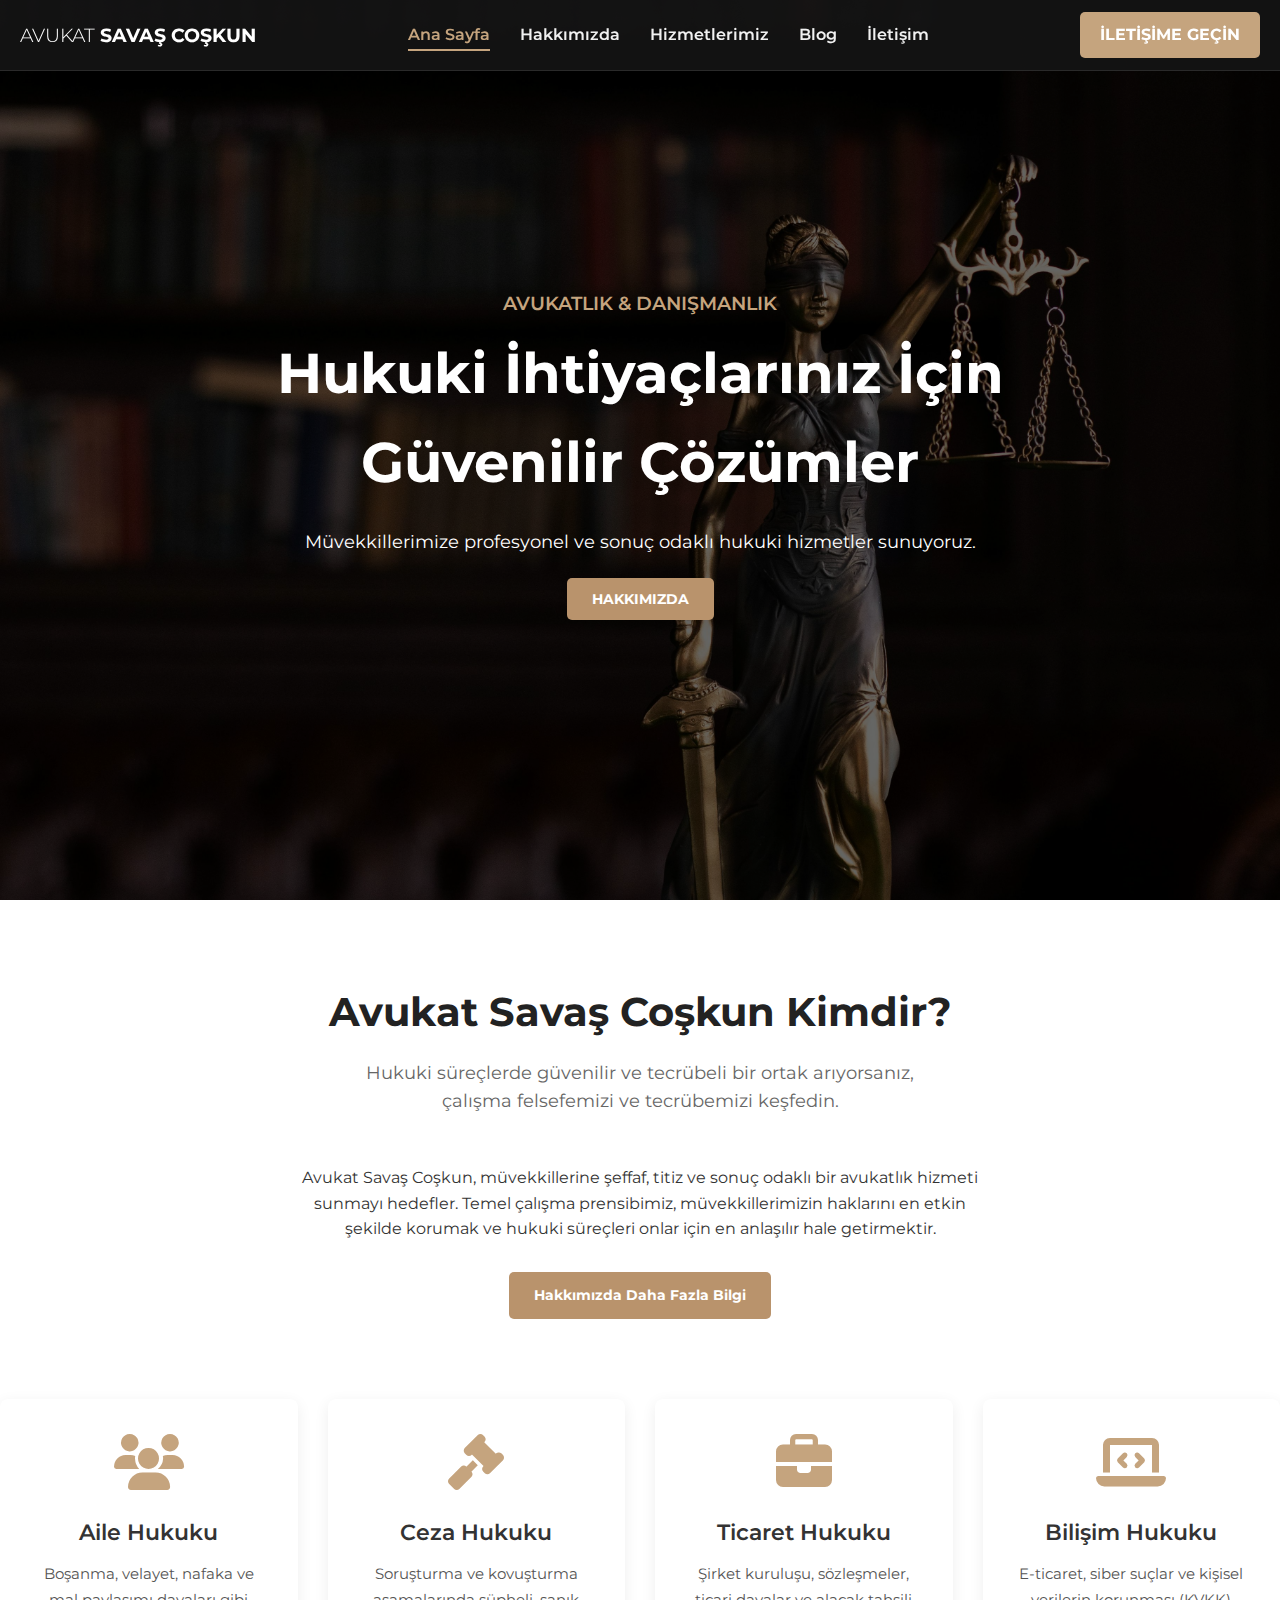
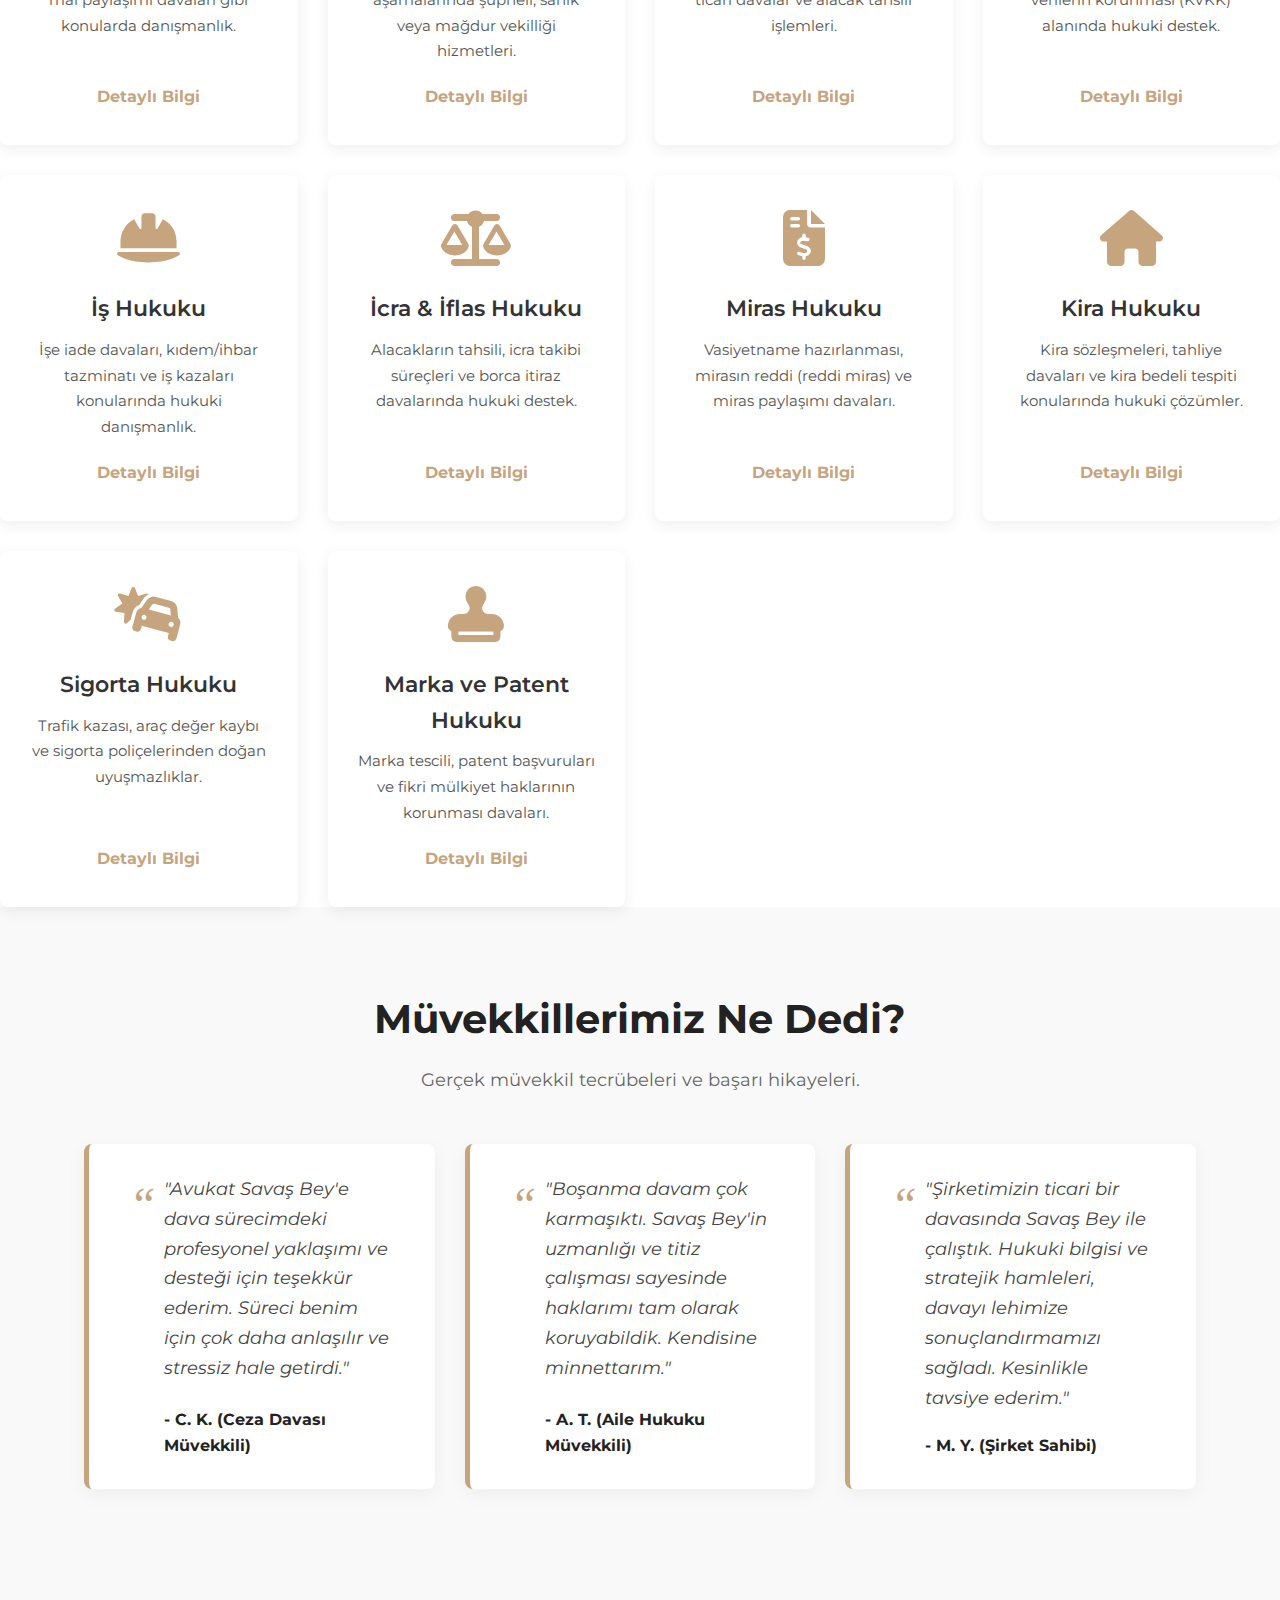
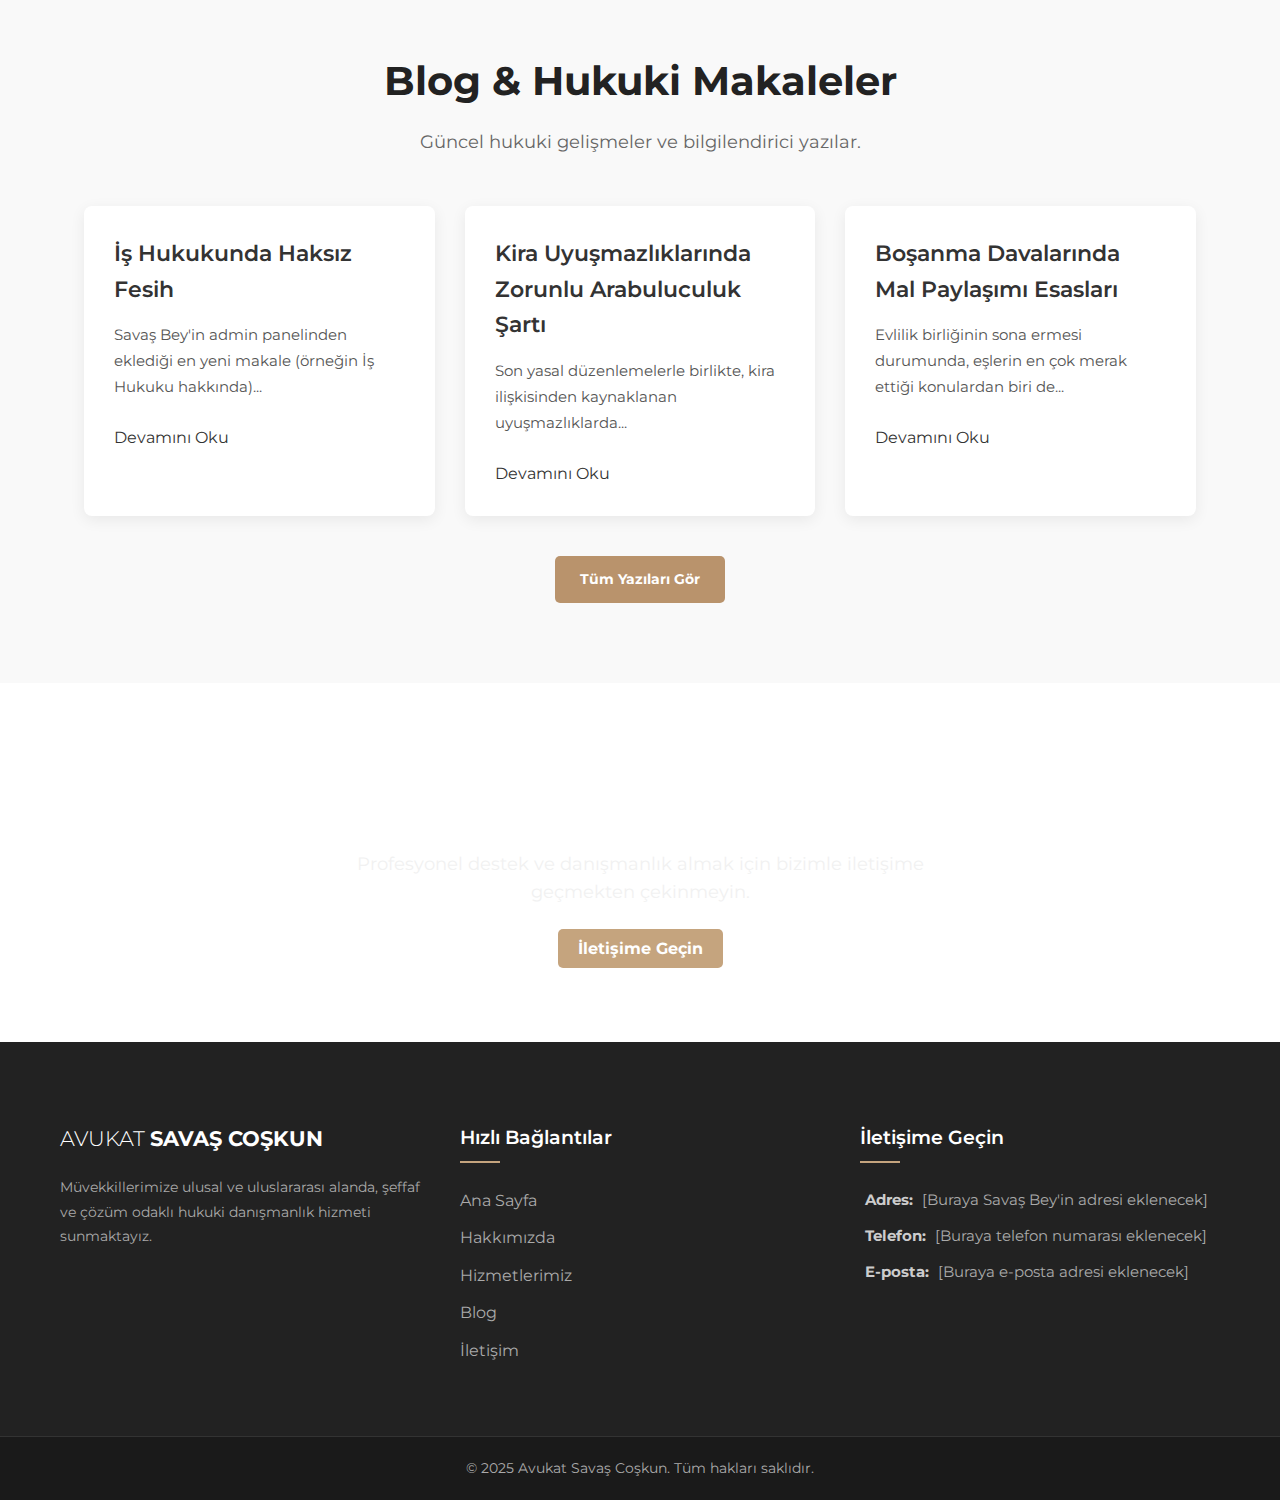
<file: index.html>
<!DOCTYPE html>
<html lang="tr">
<head>
    <meta charset="UTF-8">
    <meta name="viewport" content="width=device-width, initial-scale=1.0">
    <title>Avukat Savaş Coşkun - Hukuk Bürosu</title>
    <link rel="stylesheet" href="style.css">
    <link href="https://fonts.googleapis.com/css2?family=Montserrat:wght@400;600;700&display=swap" rel="stylesheet">
    <link rel="stylesheet" href="https://cdnjs.cloudflare.com/ajax/libs/font-awesome/6.5.2/css/all.min.css">
</head>
<body>

    <header class="navbar">
        <div class="navbar-container">
            <div class="logo">
                <a href="index.html">AVUKAT <strong>SAVAŞ COŞKUN</strong></a>
            </div>
            <nav class="nav-menu">
                <ul>
                    <li><a href="index.html" class="active">Ana Sayfa</a></li>
                    <li><a href="hakkimizda.html">Hakkımızda</a></li>
                    <li><a href="hizmetlerimiz.html">Hizmetlerimiz</a></li>
                    <li><a href="blog.html">Blog</a></li>
                    <li><a href="iletisim.html">İletişim</a></li>
                </ul>
            </nav>
            <a href="iletisim.html" class="cta-button">İLETİŞİME GEÇİN</a>
        </div>
    </header>

    <section class="hero">
        <div class="hero-overlay"></div>
        <div class="hero-content">
            <h4>AVUKATLIK & DANIŞMANLIK</h4>
            <h1>Hukuki İhtiyaçlarınız İçin Güvenilir Çözümler</h1>
            <p>Müvekkillerimize profesyonel ve sonuç odaklı hukuki hizmetler sunuyoruz.</p>
            <a href="hakkimizda.html" class="cta-button-secondary">HAKKIMIZDA</a>
        </div>
    </section>

    <section id="hakkimizda-kisa" class="content-section">
        <div class="container">
            <h2>Avukat Savaş Coşkun Kimdir?</h2>
            <p class="section-subtitle">
                Hukuki süreçlerde güvenilir ve tecrübeli bir ortak arıyorsanız, 
                çalışma felsefemizi ve tecrübemizi keşfedin.
            </p>
            <div style="max-width: 700px; margin: 0 auto;">
                <p>Avukat Savaş Coşkun, müvekkillerine şeffaf, titiz ve sonuç odaklı bir avukatlık hizmeti sunmayı hedefler. Temel çalışma prensibimiz, müvekkillerimizin haklarını en etkin şekilde korumak ve hukuki süreçleri onlar için en anlaşılır hale getirmektir.</p>
                <a href="hakkimizda.html" class="cta-button-secondary" style="margin-top: 30px; display: inline-block;">Hakkımızda Daha Fazla Bilgi</a>
            </div>
        </div>
    </section>

    <div class="hizmetler-grid">
            
            <div class="hizmet-kart">
                <i class="fas fa-users icon-hizmet"></i> <h3>Aile Hukuku</h3>
                <p>Boşanma, velayet, nafaka ve mal paylaşımı davaları gibi konularda danışmanlık.</p>
                <a href="hizmetlerimiz.html#aile" class="kart-link">Detaylı Bilgi</a>
            </div>

            <div class="hizmet-kart">
                <i class="fas fa-gavel icon-hizmet"></i> <h3>Ceza Hukuku</h3>
                <p>Soruşturma ve kovuşturma aşamalarında şüpheli, sanık veya mağdur vekilliği hizmetleri.</p>
                <a href="hizmetlerimiz.html#ceza" class="kart-link">Detaylı Bilgi</a>
            </div>

            <div class="hizmet-kart">
                <i class="fas fa-briefcase icon-hizmet"></i> <h3>Ticaret Hukuku</h3>
                <p>Şirket kuruluşu, sözleşmeler, ticari davalar ve alacak tahsili işlemleri.</p>
                <a href="hizmetlerimiz.html#ticaret" class="kart-link">Detaylı Bilgi</a>
            </div>
            
            <div class="hizmet-kart">
                <i class="fas fa-laptop-code icon-hizmet"></i> <h3>Bilişim Hukuku</h3>
                <p>E-ticaret, siber suçlar ve kişisel verilerin korunması (KVKK) alanında hukuki destek.</p>
                <a href="hizmetlerimiz.html#bilisim" class="kart-link">Detaylı Bilgi</a>
            </div>

            <div class="hizmet-kart">
                <i class="fas fa-hard-hat icon-hizmet"></i> <h3>İş Hukuku</h3>
                <p>İşe iade davaları, kıdem/ihbar tazminatı ve iş kazaları konularında hukuki danışmanlık.</p>
                <a href="hizmetlerimiz.html#is" class="kart-link">Detaylı Bilgi</a>
            </div>

            <div class="hizmet-kart">
                <i class="fas fa-balance-scale icon-hizmet"></i> <h3>İcra & İflas Hukuku</h3>
                <p>Alacakların tahsili, icra takibi süreçleri ve borca itiraz davalarında hukuki destek.</p>
                <a href="hizmetlerimiz.html#icra" class="kart-link">Detaylı Bilgi</a>
            </div>

            <div class="hizmet-kart">
                <i class="fas fa-file-invoice-dollar icon-hizmet"></i> <h3>Miras Hukuku</h3>
                <p>Vasiyetname hazırlanması, mirasın reddi (reddi miras) ve miras paylaşımı davaları.</p>
                <a href="hizmetlerimiz.html#miras" class="kart-link">Detaylı Bilgi</a>
            </div>

            <div class="hizmet-kart">
                <i class="fas fa-home icon-hizmet"></i> <h3>Kira Hukuku</h3>
                <p>Kira sözleşmeleri, tahliye davaları ve kira bedeli tespiti konularında hukuki çözümler.</p>
                <a href="hizmetlerimiz.html#kira" class="kart-link">Detaylı Bilgi</a>
            </div>

            <div class="hizmet-kart">
                <i class="fas fa-car-crash icon-hizmet"></i> <h3>Sigorta Hukuku</h3>
                <p>Trafik kazası, araç değer kaybı ve sigorta poliçelerinden doğan uyuşmazlıklar.</p>
                <a href="hizmetlerimiz.html#sigorta" class="kart-link">Detaylı Bilgi</a>
            </div>

            <div class="hizmet-kart">
                <i class="fas fa-stamp icon-hizmet"></i> <h3>Marka ve Patent Hukuku</h3>
                <p>Marka tescili, patent başvuruları ve fikri mülkiyet haklarının korunması davaları.</p>
                <a href="hizmetlerimiz.html#marka" class="kart-link">Detaylı Bilgi</a>
            </div>

        </div>

 <section id="yorumlar" class="content-section">
        <div class="container">
            <h2>Müvekkillerimiz Ne Dedi?</h2>
            <p class="section-subtitle">Gerçek müvekkil tecrübeleri ve başarı hikayeleri.</p>
            
            <div class="yorum-grid">
                
                <div class="yorum-kart">
                    <p>"Avukat Savaş Bey'e dava sürecimdeki profesyonel yaklaşımı ve desteği için teşekkür ederim. Süreci benim için çok daha anlaşılır ve stressiz hale getirdi."</p>
                    <strong>- C. K. (Ceza Davası Müvekkili)</strong>
                </div>

                <div class="yorum-kart">
                    <p>"Boşanma davam çok karmaşıktı. Savaş Bey'in uzmanlığı ve titiz çalışması sayesinde haklarımı tam olarak koruyabildik. Kendisine minnettarım."</p>
                    <strong>- A. T. (Aile Hukuku Müvekkili)</strong>
                </div>

                <div class="yorum-kart">
                    <p>"Şirketimizin ticari bir davasında Savaş Bey ile çalıştık. Hukuki bilgisi ve stratejik hamleleri, davayı lehimize sonuçlandırmamızı sağladı. Kesinlikle tavsiye ederim."</p>
                    <strong>- M. Y. (Şirket Sahibi)</strong>
                </div>
                
            </div>
            
        </div>
    </section>


    <section id="blog-kisa" class="content-section bg-light">
        <div class="container">
            <h2>Blog & Hukuki Makaleler</h2>
            <p class="section-subtitle">Güncel hukuki gelişmeler ve bilgilendirici yazılar.</p>
            
            <div class="blog-grid-placeholder">
                
                <div class="blog-kart-placeholder">
                    <h4>İş Hukukunda Haksız Fesih</h4>
                    <p>Savaş Bey'in admin panelinden eklediği en yeni makale (örneğin İş Hukuku hakkında)...</p>
                    <a href="blog-detay.html?post=is-hukuku-haksiz-fesih" class="kart-link">Devamını Oku</a>
                </div>

                <div class="blog-kart-placeholder">
                    <h4>Kira Uyuşmazlıklarında Zorunlu Arabuluculuk Şartı</h4>
                    <p>Son yasal düzenlemelerle birlikte, kira ilişkisinden kaynaklanan uyuşmazlıklarda...</p>
                    <a href="blog-detay.html?post=kira-uyusmazliklari" class="kart-link">Devamını Oku</a>
                </div>
                
                <div class="blog-kart-placeholder">
                    <h4>Boşanma Davalarında Mal Paylaşımı Esasları</h4>
                    <p>Evlilik birliğinin sona ermesi durumunda, eşlerin en çok merak ettiği konulardan biri de...</p>
                    <a href="blog-detay.html?post=bosanma-mal-paylasimi" class="kart-link">Devamını Oku</a>
                </div>
                
            </div>
            
            <a href="blog.html" class="cta-button-secondary" style="margin-top: 40px; display: inline-block;">Tüm Yazıları Gör</a>
        </div>
    </section>


    <section id="cta-bolumu" class="cta-banner">
        <div class="container">
            <h2>Hukuki Bir Sorunuz mu Var?</h2>
            <p>Profesyonel destek ve danışmanlık almak için bizimle iletişime geçmekten çekinmeyin.</p>
            <a href="iletisim.html" class="cta-button">İletişime Geçin</a>
        </div>
    </section>

    <footer class="footer-gelismis">
        <div class="container">
            <div class="footer-grid">
                
                <div class="footer-col">
                    <div class="logo">
                        <a href="index.html">AVUKAT <strong>SAVAŞ COŞKUN</strong></a>
                    </div>
                    <p class="footer-hakkinda">
                        Müvekkillerimize ulusal ve uluslararası alanda, şeffaf ve çözüm odaklı hukuki danışmanlık hizmeti sunmaktayız.
                    </p>
                    <div class="social-icons">
                        </div>
                </div>
                
                <div class="footer-col">
                    <h4>Hızlı Bağlantılar</h4>
                    <ul class="footer-links">
                        <li><a href="index.html">Ana Sayfa</a></li>
                        <li><a href="hakkimizda.html">Hakkımızda</a></li>
                        <li><a href="hizmetlerimiz.html">Hizmetlerimiz</a></li>
                        <li><a href="blog.html">Blog</a></li>
                        <li><a href="iletisim.html">İletişim</a></li>
                    </ul>
                </div>
                
                <div class="footer-col">
                    <h4>İletişime Geçin</h4>
                    <ul class="footer-contact">
                        <li><strong>Adres:</strong> [Buraya Savaş Bey'in adresi eklenecek]</li>
                        <li><strong>Telefon:</strong> [Buraya telefon numarası eklenecek]</li>
                        <li><strong>E-posta:</strong> [Buraya e-posta adresi eklenecek]</li>
                    </ul>
                </div>

            </div>
        </div>
        <div class="footer-bottom-bar">
            <p>&copy; 2025 Avukat Savaş Coşkun. Tüm hakları saklıdır.</p>
        </div>
    </footer>

</body>
</html>
</file>
<file: style.css>
/* --- TEMEL AYARLAR --- */
* {
    margin: 0;
    padding: 0;
    box-sizing: border-box;
}

body {
    font-family: 'Montserrat', sans-serif;
    line-height: 1.6;
    color: #333;
}

a {
    text-decoration: none;
    color: inherit;
}

ul {
    list-style: none;
}

/* --- 1. NAVBAR (Header) --- */
.navbar {
    background-color: rgba(20, 20, 20, 0.9); /* Yarı şeffaf koyu arka plan */
    color: #fff;
    position: fixed; /* Sayfa kaysa bile üstte kalır */
    width: 100%;
    top: 0;
    left: 0;
    z-index: 1000;
    border-bottom: 1px solid rgba(255, 255, 255, 0.1);
}

.navbar-container {
    max-width: 1300px;
    margin: 0 auto;
    padding: 0 20px;
    display: flex;
    justify-content: space-between;
    align-items: center;
    height: 70px;
}

.logo a {
    font-size: 1.2rem;
    font-weight: 300;
    color: #fff;
}

.logo strong {
    font-weight: 700;
}

.nav-menu ul {
    display: flex;
}

.nav-menu li {
    margin: 0 15px;
}

.nav-menu a {
    color: #f1f1f1;
    font-weight: 600;
    padding: 5px 0;
    border-bottom: 2px solid transparent;
    transition: all 0.3s ease;
}

/* Örnekteki gibi altın/kahve rengi vurgu */
.nav-menu a:hover,
.nav-menu a.active {
    color: #c5a47e; /* Altın/Kahve rengi */
    border-bottom-color: #c5a47e;
}

/* Sağdaki CTA (Call to Action) Butonu */
.cta-button {
    background-color: #c5a47e;
    color: #fff;
    padding: 10px 20px;
    border-radius: 5px;
    font-weight: 700;
    transition: background-color 0.3s ease;
}

.cta-button:hover {
    background-color: #b38f66;
}

/* --- 2. HERO (Ana Karşılama) --- */
.hero {
    height: 100vh; /* Ekranı kaplar */
    background-image: url('HukRes1.jpg'); /* BU RESMİ BULUP PROJE KLASÖRÜNE EKLEMELİSİNİZ */
    background-size: cover;
    background-position: center;
    background-color: #333; /* Resim yüklenmezse diye */
    color: #fff;
    
    display: flex;
    align-items: center;
    justify-content: center;
    text-align: center;
    position: relative;
    padding: 0 20px;
}

.hero-overlay {
    position: absolute;
    top: 0;
    left: 0;
    width: 100%;
    height: 100%;
    background-color: rgba(0, 0, 0, 0.6); /* Resmin üstüne koyu filtre */
    z-index: 1;
}

.hero-content {
    position: relative;
    z-index: 2;
    max-width: 800px;
}

.hero-content h4 {
    font-size: 1.2rem;
    color: #c5a47e; /* Vurgu rengi */
    font-weight: 600;
    margin-bottom: 10px;
}

.hero-content h1 {
    font-size: 3.5rem;
    font-weight: 700;
    margin-bottom: 20px;
}

.hero-content p {
    font-size: 1.1rem;
    margin-bottom: 30px;
}

/* Hero içindeki "Hakkımızda" butonu */
.cta-button-secondary {
    background-color: #b9936c; /* Ana butondan biraz farklı bir ton */
    color: #fff;
    padding: 12px 25px;
    border-radius: 5px;
    font-weight: 700;
    font-size: 0.9rem;
    transition: background-color 0.3s ease;
}

.cta-button-secondary:hover {
    background-color: #a37f5b;
}

/* --- 3. & 4. GENEL İÇERİK ve KONTEYNER --- */
.content-section {
    padding: 80px 5%;
    text-align: center;
}

.bg-light {
    background-color: #f9f9f9;
}

.container {
    max-width: 1200px; /* İçeriğin genişliğini sınırlar */
    margin: 0 auto; /* Sayfada ortalar */
    padding: 0 20px;
}

.content-section h2 {
    font-size: 2.5rem; /* Başlığı büyütüyoruz */
    font-weight: 700;
    margin-bottom: 15px;
    color: #222;
}

.section-subtitle {
    font-size: 1.1rem;
    color: #666;
    margin-bottom: 50px; /* Kartlarla arasında boşluk */
    max-width: 600px;
    margin-left: auto;
    margin-right: auto;
}

/* --- 4. HİZMETLER BÖLÜMÜ (İkon Stili Güncellendi) --- */
.hizmetler-grid {
    display: grid;
    /* Ekran genişliğine göre kartları otomatik sığdırır */
    grid-template-columns: repeat(auto-fit, minmax(280px, 1fr));
    gap: 30px; /* Kartlar arası boşluk */
    /* Hizalama artık .hizmet-kart içinden yapılacak */
}

.hizmet-kart {
    background-color: #fff;
    padding: 35px 30px;
    border-radius: 8px;
    /* Örnek sitedeki gibi yumuşak bir gölge */
    box-shadow: 0 4px 15px rgba(0, 0, 0, 0.07);
    /* Üzerine gelince animasyon */
    transition: transform 0.3s ease, box-shadow 0.3s ease;
    
    /* İkonları ve metinleri ortalamak için eklendi */
    display: flex;
    flex-direction: column;
    align-items: center;
    text-align: center;
}

.hizmet-kart:hover {
    transform: translateY(-10px); /* Hafifçe yukarı kalkar */
    box-shadow: 0 10px 25px rgba(0, 0, 0, 0.1);
}

/* YENİ EKLENEN İKONLARIN STİLİ */
.hizmet-kart .icon-hizmet {
    font-size: 3.5rem; /* İkonların boyutu */
    color: #c5a47e; /* Ana vurgu rengimiz (altın) */
    margin-bottom: 25px; /* İkonla başlık arası boşluk */
    transition: transform 0.3s ease;
}

/* Kartın üzerine gelince ikon hafifçe büyüsün */
.hizmet-kart:hover .icon-hizmet {
    transform: scale(1.1);
}


/* Başlık, paragraf ve link stilleri aynı kalıyor */
.hizmet-kart h3 {
    font-size: 1.4rem;
    font-weight: 600;
    margin-bottom: 10px;
    color: #333;
}

.hizmet-kart p {
    font-size: 0.95rem;
    color: #555;
    margin-bottom: 20px;
    line-height: 1.7;
}

.hizmet-kart .kart-link {
    font-weight: 700;
    color: #c5a47e; /* Vurgu rengi */
    transition: color 0.3s ease;
    margin-top: auto; /* Linkin her zaman kartın en altında olmasını sağlar */
}

.hizmet-kart .kart-link:hover {
    color: #a37f5b;
}


/* --- HAKKIMIZDA.HTML SAYFASINA ÖZEL STİLLER --- */

/* Sayfanın üstündeki başlık alanı (Ana Sayfa'daki Hero gibi değil) */
.page-header {
    background-color: #333;
    color: #fff;
    padding: 120px 5% 60px 5%; /* Üst padding, menünün (70px) altında kalmaması için yüksek */
    text-align: center;
    background-image: linear-gradient(rgba(0,0,0,0.6), rgba(0,0,0,0.6)), url('hero-bg.jpg'); /* Ana sayfa resmini karartarak kullanır */
    background-size: cover;
    background-position: center;
}

.page-header h1 {
    font-size: 3rem;
    font-weight: 700;
}

.page-header p {
    font-size: 1.1rem;
    color: #c5a47e; /* Vurgu rengi */
}

/* Hakkımızda sayfasındaki .content-section'a ekstra boşluk vermeyelim */
#hakkimizda-detay.content-section {
    padding-top: 80px; /* Sadece üstten boşluk */
}

/* Misyon / Vizyon kutuları */
.extra-info {
    display: flex;
    gap: 30px;
    margin-top: 60px;
    border-top: 1px solid #eee;
    padding-top: 50px;
}

.info-box {
    flex: 1; /* Eşit yer kaplasınlar */
    background-color: #f9f9f9;
    padding: 30px;
    border-radius: 8px;
    text-align: left;
}

.info-box h4 {
    font-size: 1.5rem;
    color: #c5a47e;
    margin-bottom: 15px;
}

.info-box p {
    color: #555;
    line-height: 1.7;
}

/* Mobil uyumluluk: Misyon/Vizyon kutuları alt alta gelsin */
@media (max-width: 768px) {
    .extra-info {
        flex-direction: column; /* Alt alta diz */
    }
}



/* --- 5. MÜVEKKİL YORUMLARI (GÜNCELLENDİ) --- */

#yorumlar {
background-color: #f9f9f9; /* Hafif gri, temiz arka plan */
}

/* YENİ EKLENEN GRID YAPISI */
.yorum-grid {
    display: grid;
    grid-template-columns: repeat(auto-fit, minmax(300px, 1fr));
    gap: 30px; /* Kartlar arası boşluk */
}

/* ESKİ 'yorum-placeholder' YENİ 'yorum-kart' OLDU */
.yorum-kart {
    padding: 30px 40px;
    background-color: #fff;
    border-radius: 8px;
    box-shadow: 0 5px 20px rgba(0,0,0,0.05);
    border-left: 5px solid #c5a47e; /* Sol kenardaki altın çizgi */
    text-align: left;
    
    /* Kartların aynı yükseklikte olmasını sağlar */
    display: flex;
    flex-direction: column;
}

.yorum-kart p {
    font-size: 1.1rem;
    font-style: italic; /* İtalik yorum metni */
    color: #444;
    line-height: 1.7;
    margin-bottom: 20px;
    position: relative;
    padding-left: 35px;
    
    /* Metnin kart içinde kalan boşluğu doldurmasını sağlar */
    flex-grow: 1; 
}

/* Tırnak işareti efekti (Aynı kaldı) */
.yorum-kart p::before {
    content: '“'; 
    position: absolute;
    left: 0;
    top: -10px;
    font-size: 3rem;
    color: #c5a47e;
    font-family: Georgia, serif;
}

.yorum-kart strong {
    font-style: normal;
    font-weight: 700;
    color: #222;
    padding-left: 35px;
}



/* --- 6. BLOG / SON YAZILAR --- */


.blog-grid-placeholder {
    display: grid;
    /* Şimdilik 2 sütunlu bir taslak yapalım, daha sonra bunu geliştirebiliriz */
    grid-template-columns: repeat(auto-fit, minmax(300px, 1fr));
    gap: 30px;
}

.blog-kart-placeholder {
    background-color: #fff;
    border-radius: 8px;
    box-shadow: 0 4px 15px rgba(0, 0, 0, 0.07);
    padding: 30px;
    text-align: left;
    transition: transform 0.3s ease, box-shadow 0.3s ease;
}

.blog-kart-placeholder:hover {
    transform: translateY(-8px);
    box-shadow: 0 10px 25px rgba(0, 0, 0, 0.1);
}

.blog-kart-placeholder h4 {
    font-size: 1.4rem;
    font-weight: 600;
    margin-bottom: 15px;
    color: #333;
}

.blog-kart-placeholder p {
    font-size: 0.95rem;
    color: #555;
    margin-bottom: 25px;
    line-height: 1.7;
}
/* .kart-link stili zaten .hizmet-kart'tan geliyor ve burada da çalışacak. */


/* --- 7. İLETİŞİM ÇAĞRISI BANNER'I --- */
.cta-banner {
    padding: 80px 5%;
    text-align: center;
    color: #fff;
    /* Arka plana resim ve koyu filtre */
    background-image: linear-gradient(rgba(0,0,0,0.75), rgba(0,0,0,0.75)), url('HukRes1.jpg');
    background-size: cover;
    background-position: center;
    background-attachment: fixed; /* Parallax efekti */
}

.cta-banner h2 {
    font-size: 2.8rem;
    font-weight: 700;
    margin-bottom: 15px;
}

.cta-banner p {
    font-size: 1.1rem;
    color: #f1f1f1;
    max-width: 600px;
    margin: 0 auto 30px auto; /* Üst/alt 0, sağ/sol auto, alt 30px */
}

/* .cta-button stili zaten tanımlı (altın rengi) ve burada harika görünecek */


/* --- 8. GELİŞMİŞ FOOTER (ESKİ .footer'I SİLİN) --- */
.footer-gelismis {
    background-color: #222;
    color: #aaa;
    padding-top: 80px; /* Alttaki bar için padding'i alta vermiyoruz */
}

.footer-grid {
    display: grid;
    /* Geniş ekranda 3 sütunlu, mobilde otomatik alt alta */
    grid-template-columns: repeat(auto-fit, minmax(280px, 1fr));
    gap: 40px; /* Sütunlar arası boşluk */
    margin-bottom: 60px;
    text-align: left;
}

.footer-col .logo a {
    color: #fff; /* Footer'da logo beyaz görünsün */
    font-size: 1.3rem;
}

.footer-hakkinda {
    font-size: 0.9rem;
    line-height: 1.7;
    margin-top: 20px;
}

.footer-col h4 {
    font-size: 1.2rem;
    font-weight: 600;
    color: #fff;
    margin-bottom: 25px;
    position: relative;
    padding-bottom: 10px;
}

/* Başlıkların altına vurgu çizgisi */
.footer-col h4::after {
    content: '';
    position: absolute;
    left: 0;
    bottom: 0;
    width: 40px;
    height: 2px;
    background-color: #c5a47e; /* Ana vurgu rengimiz */
}

.footer-links,
.footer-contact {
    list-style: none;
    padding: 0;
    margin: 0;
}

.footer-links li,
.footer-contact li {
    margin-bottom: 12px;
}

.footer-links a {
    color: #aaa;
    transition: color 0.3s ease, padding-left 0.3s ease;
}

.footer-links a:hover {
    color: #c5a47e; /* Vurgu rengi */
    padding-left: 5px; /* Hafif içeri kayma efekti */
}

.footer-contact li {
    position: relative;
    padding-left: 5px; /* İkonlar gelirse diye boşluk */
    font-size: 0.95rem;
}

.footer-contact strong {
    color: #ccc;
    margin-right: 5px;
}

/* Footer'ın en altındaki telif hakkı barı */
.footer-bottom-bar {
    background-color: #1a1a1a;
    padding: 20px 5%;
    text-align: center;
    font-size: 0.9rem;
    border-top: 1px solid #333;
    margin-top: 20px;
}
/* --- AÇILIR MENÜ (DROPDOWN) STİLLERİ (GÜNCELLENDİ - KOYU TEMA) --- */

/* Menüdeki 'Hizmetlerimiz' yazısının yanındaki ok ikonu (Değişmedi) */
.nav-menu .dropdown-icon {
    font-size: 0.7rem;
    margin-left: 5px;
    display: inline-block;
    transition: transform 0.2s ease;
}

.nav-item-dropdown:hover .dropdown-icon {
    transform: rotate(180deg);
}

/* AÇILIR MENÜNÜN KUTUSU (KOYU TEMA) */
.dropdown-menu {
    display: none; 
    position: absolute;
    top: 100%;
    left: 0;
    
    /* YENİ RENKLER */
    background-color: #222; /* Koyu arka plan (navbar gibi) */
    border: 1px solid rgba(255, 255, 255, 0.1); /* Navbar ile uyumlu ince sınır */
    border-top: none; /* Navbar'a bitişik olduğu için üst sınırı kaldır */
    
    min-width: 240px;
    z-index: 1001;
    border-radius: 0 0 5px 5px; /* Alt köşeler yuvarlak kalsın */
    box-shadow: 0 8px 16px rgba(0,0,0,0.3); /* Daha koyu bir gölge */
    padding: 10px 0;
    opacity: 0;
    visibility: hidden;
    transform: translateY(10px);
    transition: all 0.3s ease;
}

.nav-item-dropdown {
    position: relative;
}

/* Hover durumları (Değişmedi) */
.nav-item-dropdown:hover .dropdown-menu {
    display: block;
    opacity: 1;
    visibility: visible;
    transform: translateY(0);
}

.dropdown-menu li {
    margin: 0;
}

/* MENÜ İÇİNDEKİ LİNKLER (KOYU TEMA) */
.dropdown-menu li a {
    /* YENİ RENKLER */
    color: #f1f1f1; /* Açık renk yazı */
    
    font-weight: 500;
    padding: 12px 20px;
    display: block; 
    white-space: nowrap; 
    border-bottom: none;
    transition: background-color 0.2s ease, color 0.2s ease;
}

/* MENÜ LİNKLERİNİN HOVER (ÜZERİNE GELME) DURUMU */
.dropdown-menu li a:hover {
    /* YENİ RENKLER */
    background-color: #c5a47e; /* Vurgu rengi (altın) arka plan */
    color: #222; /* Üzerine koyu renk yazı */
    border-bottom: none;
}

/* Aktif sayfa linkinin stilini koru (Değişmedi) */
.nav-menu li.active > a {
    color: #c5a47e;
    border-bottom-color: #c5a47e;
}


/* --- HIZMETLERIMIZ.HTML SAYFA İÇERİĞİ (GÜNCEL KOYU TEMA) --- */
/* (Bu kodlar hizmetlerimiz.html sayfasının görünümünü sağlar) */

#hizmetler-detay-sayfasi {
    /* Arka plan resmi (filtresiz) ve yazım hatası düzeltildi */
    background-image: linear-gradient(rgba(0, 0, 0, 0.7), rgba(0, 0, 0, 0.7)),url('HukRes2.jpg');
    background-size: cover;
    background-position: center;
    background-attachment: fixed; /* Parallax efekti */
    padding-top: 80px;
    padding-bottom: 80px;
}

#hizmetler-detay-sayfasi .container {
    max-width: 900px;
    text-align: left;
}

/* Metin blokları (Şeffaf) */
.hizmet-detay-blok {
    background-color: transparent; /* Arka plan şeffaf */
    box-shadow: none; 
    border-radius: 0;
    padding: 0; 
    margin-bottom: 60px; 
    padding-bottom: 40px; 
    /* Ayırıcı çizgi (açık renk) */
    border-bottom: 1px solid rgba(255, 255, 255, 0.2); 
}

.hizmet-detay-blok:last-child {
    border-bottom: none;
    margin-bottom: 0;
}

/* YAZILARI AÇIK RENK ve OKUNAKLI YAPIYORUZ (SON ÇÖZÜM) */

/* Başlıklar (Tam Beyaz + Koyu Gölge) */
.hizmet-detay-blok h2 {
    font-size: 2.3rem; /* Bir tık büyütüyoruz */
    font-weight: 700;
    color: #c5a47e;
    margin-bottom: 20px;
    
    /* Koyu Arka Plan Gölgesi: Metni arka plandan ayırır */
    text-shadow: 0px 1px 4px rgba(0, 0, 0, 0.9);
}

/* Metinler (Açık Gri + Koyu Gölge) */
.hizmet-detay-blok p {
    font-size: 1.1rem; /* Bir tık büyütüyoruz */
    color: #f1f1f1; /* Neredeyse beyaz */
    font-weight: 500; /* Yazıyı normale göre daha tok (medium) yapıyoruz */
    line-height: 1.8;
    margin-bottom: 15px;
    
    /* Koyu Arka Plan Gölgesi */
    text-shadow: 0px 1px 4px rgba(0, 0, 0, 0.9);
}

/* Vurgulu metinler (Tam Beyaz + Koyu Gölge) */
.hizmet-detay-blok p strong {
    color: #fff; /* Tam beyaz */
    font-weight: 700;
    
    /* Koyu Arka Plan Gölgesi */
    text-shadow: 0px 1px 4px rgba(0, 0, 0, 1);
}

/* --- BLOG.HTML SAYFASINA ÖZEL STİLLER --- */

#blog-listesi {
    padding-top: 60px;
    padding-bottom: 80px;
    background-color: #f9f9f9; /* Hafif bir gri arka plan */
}

.blog-grid {
    display: grid;
    grid-template-columns: repeat(auto-fit, minmax(300px, 1fr)); /* 300px genişliğinde kartlar, otomatik sığdır */
    gap: 30px; /* Kartlar arası boşluk */
    margin-bottom: 50px;
}

.blog-card {
    background-color: #fff; /* Beyaz kart arka planı */
    border-radius: 10px;
    box-shadow: 0 8px 25px rgba(0, 0, 0, 0.08); /* Yumuşak gölge */
    overflow: hidden; /* Resmin köşeleri yuvarlak olsun */
    transition: transform 0.3s ease, box-shadow 0.3s ease;
    display: flex; /* İçerik ve resmin düzeni için */
    flex-direction: column; /* Dikey olarak sırala */
}

.blog-card:hover {
    transform: translateY(-5px); /* Hafifçe yukarı kalkma efekti */
    box-shadow: 0 12px 30px rgba(0, 0, 0, 0.12); /* Gölgelenme artar */
}

.blog-card-img {
    width: 100%;
    height: 200px; /* Resim yüksekliği */
    background-size: cover;
    background-position: center;
    border-bottom: 3px solid #c5a47e; /* Altın rengi ayırıcı çizgi */
}

.blog-card-content {
    padding: 25px;
    display: flex;
    flex-direction: column;
    flex-grow: 1; /* İçerik kalan alanı doldursun */
}

.blog-card-content h3 {
    font-size: 1.5rem;
    font-weight: 700;
    color: #333; /* Koyu başlık */
    margin-bottom: 10px;
    line-height: 1.4;
}

.blog-card-content .blog-date {
    font-size: 0.9rem;
    color: #777;
    margin-bottom: 15px;
}

.blog-card-content .blog-date i {
    margin-right: 5px;
    color: #c5a47e; /* Takvim ikonu altın rengi */
}

.blog-card-content p {
    font-size: 1rem;
    color: #555;
    line-height: 1.7;
    margin-bottom: 20px;
    flex-grow: 1; /* Özet metni de kalan alanı doldursun */
}

.blog-read-more {
    display: inline-block;
    color: #c5a47e; /* Altın rengi link */
    font-weight: 600;
    text-decoration: none;
    transition: color 0.2s ease;
}

.blog-read-more:hover {
    color: #a38562; /* Üzerine gelince biraz daha koyu altın */
}

.blog-read-more i {
    margin-left: 8px;
    transition: margin-left 0.2s ease;
}

.blog-read-more:hover i {
    margin-left: 12px; /* Ok üzerine gelince hafifçe sağa kaysın */
}

/* Sayfalama (Pagination) Stilleri */
.pagination {
    display: flex;
    justify-content: center;
    margin-top: 40px;
}

.page-link {
    display: inline-block;
    padding: 12px 18px;
    margin: 0 5px;
    border: 1px solid #ddd;
    border-radius: 5px;
    color: #555;
    text-decoration: none;
    font-weight: 600;
    transition: all 0.2s ease;
}

.page-link:hover {
    background-color: #f0f0f0;
    border-color: #c5a47e;
    color: #c5a47e;
}

.page-link.active {
    background-color: #c5a47e;
    border-color: #c5a47e;
    color: #fff;
}

.page-link.active:hover {
    background-color: #a38562;
    border-color: #a38562;
}

.page-link i {
    margin-left: 5px;
}


/* --- ILETISIM.HTML SAYFASINA ÖZEL STİLLER --- */

#contact-page {
    padding: 80px 0;
    background-color: #f9f9f9; /* Blog sayfası gibi açık renk */
}

.contact-layout {
    display: grid;
    /* Geniş ekranda: %60 Form, %40 Bilgiler */
    grid-template-columns: 2fr 1fr; 
    gap: 50px;
}

/* İletişim Formu Stilleri */
.contact-form-wrapper {
    background-color: #fff;
    padding: 40px;
    border-radius: 8px;
    box-shadow: 0 8px 25px rgba(0, 0, 0, 0.08);
}

.contact-form-wrapper h3,
.contact-details-wrapper h3 {
    font-size: 1.8rem;
    font-weight: 700;
    color: #333;
    margin-bottom: 30px;
}

.form-group {
    margin-bottom: 20px;
}

.form-group label {
    display: block;
    font-weight: 600;
    color: #555;
    margin-bottom: 8px;
}

/* Tüm form elemanları */
.form-group input[type="text"],
.form-group input[type="email"],
.form-group textarea {
    width: 100%;
    padding: 14px;
    border: 1px solid #ddd;
    border-radius: 5px;
    font-family: 'Montserrat', sans-serif; /* Fontu koru */
    font-size: 1rem;
    transition: border-color 0.3s ease;
}

.form-group input[type="text"]:focus,
.form-group input[type="email"]:focus,
.form-group textarea:focus {
    border-color: #c5a47e; /* Tıklanınca altın rengi */
    outline: none; /* Mavi çerçeveyi kaldır */
}

/* "Formu Gönder" Butonu */
.contact-form-wrapper .cta-button {
    width: 100%;
    font-size: 1.1rem;
    padding: 15px 20px;
    border: none;
    cursor: pointer;
}

/* İletişim Bilgileri Stilleri (Sağ Sütun) */
.contact-info-list {
    list-style: none;
    padding: 0;
    margin-bottom: 40px;
}

.contact-info-list li {
    display: flex; /* İkon ve metni yan yana getir */
    align-items: flex-start; /* Üstten hizala */
    margin-bottom: 25px;
}

.contact-info-list i {
    font-size: 1.5rem;
    color: #c5a47e; /* Vurgu rengi ikonlar */
    margin-right: 20px;
    margin-top: 5px; /* Dikeyde ortalamak için */
    min-width: 25px; /* İkonların hizalı durması için */
    text-align: center;
}

.contact-info-list div {
    flex: 1;
}

.contact-info-list strong {
    font-size: 1.1rem;
    color: #333;
    display: block;
    margin-bottom: 5px;
}

.contact-info-list p {
    color: #666;
    margin: 0;
    line-height: 1.7;
}

/* Harita Stili */
.map-wrapper {
    overflow: hidden;
    border-radius: 8px;
    box-shadow: 0 8px 25px rgba(0, 0, 0, 0.08);
    border: 1px solid #ddd;
}

.map-wrapper iframe {
    display: block; /* Altındaki gereksiz boşluğu kaldırır */
}


/* --- MOBİL UYUMLULUK (İletişim Sayfası) --- */
@media (max-width: 900px) {
    .contact-layout {
        grid-template-columns: 1fr; /* Sütunları alt alta diz */
    }
    
    .contact-details-wrapper {
        /* Formun altında görünecek */
        margin-top: 40px; 
    }
}
</file>
